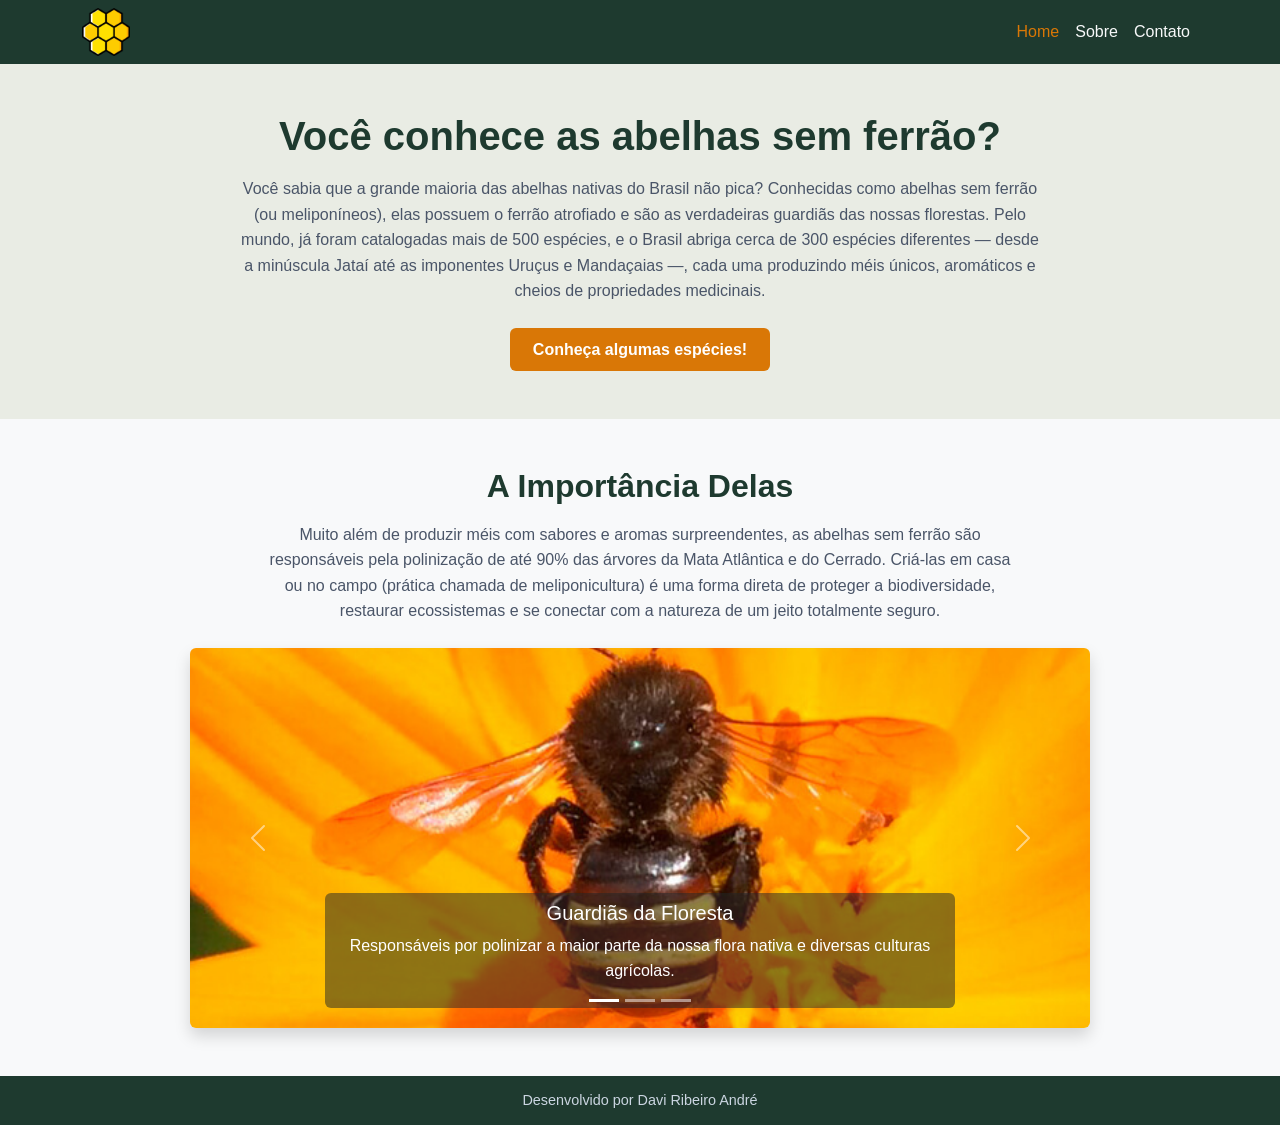
<file: index.html>
<!DOCTYPE html>
<html lang="pt-br">

<head>
    <meta charset="UTF-8">
    <meta name="viewport" content="width=device-width, initial-scale=1.0">
    <title>Abelhas Nativas - Home</title>
    <link rel="icon" href="img/logo.png">
    <link href="https://cdn.jsdelivr.net/npm/bootstrap@5.3.3/dist/css/bootstrap.min.css" rel="stylesheet">
    <link rel="stylesheet" href="style.css">
</head>

<body>
    <header>
        <nav class="navbar navbar-expand-lg navbar-dark nav-custom">
            <div class="container">
                <a class="navbar-brand logo" href="index.html">
                    <img src="img/logo.png" alt="Logo Abelhas Nativas">
                </a>
                <button class="navbar-toggler" type="button" data-bs-toggle="collapse" data-bs-target="#menuNavbar" aria-controls="menuNavbar" aria-expanded="false" aria-label="Alternar navegação">
                    <span class="navbar-toggler-icon"></span>
                </button>
                <div class="collapse navbar-collapse" id="menuNavbar">
                    <ul class="navbar-nav ms-auto mb-2 mb-lg-0">
                        <li class="nav-item">
                            <a class="nav-link active" aria-current="page" href="index.html">Home</a>
                        </li>
                        <li class="nav-item">
                            <a class="nav-link" href="sobre.html">Sobre</a>
                        </li>
                        <li class="nav-item">
                            <a class="nav-link" href="contato.html">Contato</a>
                        </li>
                    </ul>
                </div>
            </div>
        </nav>
    </header>

    <main>
        <section class="hero py-5">
            <article class="container text-center">
                <h1 class="titulo mb-3">Você conhece as abelhas sem ferrão?</h1>
                <p class="texto-base mx-auto mb-4">
                    Você sabia que a grande maioria das abelhas nativas do Brasil não pica? 
                    Conhecidas como abelhas sem ferrão (ou meliponíneos), elas possuem o ferrão atrofiado 
                    e são as verdadeiras guardiãs das nossas florestas. Pelo mundo, já foram catalogadas 
                    mais de 500 espécies, e o Brasil abriga cerca de 300 espécies diferentes — desde a minúscula 
                    Jataí até as imponentes Uruçus e Mandaçaias —, cada uma produzindo méis únicos, aromáticos 
                    e cheios de propriedades medicinais.
                </p>
                <a href="sobre.html" class="btn btn-custom">Conheça algumas espécies!</a>
            </article>
        </section>

        <section class="container my-5">
            <h2 class="subtitulo text-center mb-3">A Importância Delas</h2>
            <p class="texto-intro text-center mb-4 mx-auto">
                Muito além de produzir méis com sabores e aromas surpreendentes, as abelhas sem ferrão são 
                responsáveis pela polinização de até 90% das árvores da Mata Atlântica e do Cerrado. Criá-las 
                em casa ou no campo (prática chamada de meliponicultura) é uma forma direta de proteger a biodiversidade, 
                restaurar ecossistemas e se conectar com a natureza de um jeito totalmente seguro.
            </p>

            <div id="carroselAbelhas" class="carousel slide shadow rounded overflow-hidden mx-auto" style="max-width: 900px;" data-bs-ride="carousel">
                <div class="carousel-indicators">
                    <button type="button" data-bs-target="#carroselAbelhas" data-bs-slide-to="0" class="active" aria-current="true" aria-label="Slide 1"></button>
                    <button type="button" data-bs-target="#carroselAbelhas" data-bs-slide-to="1" aria-label="Slide 2"></button>
                    <button type="button" data-bs-target="#carroselAbelhas" data-bs-slide-to="2" aria-label="Slide 3"></button>
                </div>
                <div class="carousel-inner">
                    <div class="carousel-item active">
                        <img src="img/abelha.png" class="d-block w-100 carousel-img" alt="Guardiãs da Floresta">
                        <div class="carousel-caption d-none d-md-block bg-dark bg-opacity-50 rounded p-2">
                            <h5>Guardiãs da Floresta</h5>
                            <p>Responsáveis por polinizar a maior parte da nossa flora nativa e diversas culturas agrícolas.</p>
                        </div>
                    </div>
                    <div class="carousel-item">
                        <img src="img/meliponario.png" class="d-block w-100 carousel-img" alt="Vizinhas Perfeitas">
                        <div class="carousel-caption d-none d-md-block bg-dark bg-opacity-50 rounded p-2">
                            <h5>Vizinhas Perfeitas</h5>
                            <p>Como não ferroam, podem ser criadas com total segurança em jardins e quintais.</p>
                        </div>
                    </div>
                    <div class="carousel-item">
                        <img src="img/ouro.png" class="d-block w-100 carousel-img" alt="Ouro Líquido e Único">
                        <div class="carousel-caption d-none d-md-block bg-dark bg-opacity-50 rounded p-2">
                            <h5>Ouro Líquido e Único</h5>
                            <p>Produzem méis raros, mais líquidos e menos açucarados, com potentes propriedades antimicrobianas.</p>
                        </div>
                    </div>
                </div>
                <button class="carousel-control-prev" type="button" data-bs-target="#carroselAbelhas" data-bs-slide="prev">
                    <span class="carousel-control-prev-icon" aria-hidden="true"></span>
                    <span class="visually-hidden">Anterior</span>
                </button>
                <button class="carousel-control-next" type="button" data-bs-target="#carroselAbelhas" data-bs-slide="next">
                    <span class="carousel-control-next-icon" aria-hidden="true"></span>
                    <span class="visually-hidden">Próximo</span>
                </button>
            </div>
        </section>
    </main>

    <footer class="text-center py-3 mt-auto">
        <div class="container">
            <h6 class="mb-0">Desenvolvido por Davi Ribeiro André</h6>
        </div>
    </footer>

    <script src="https://cdn.jsdelivr.net/npm/bootstrap@5.3.3/dist/js/bootstrap.bundle.min.js"></script>
</body>

</html>
</file>
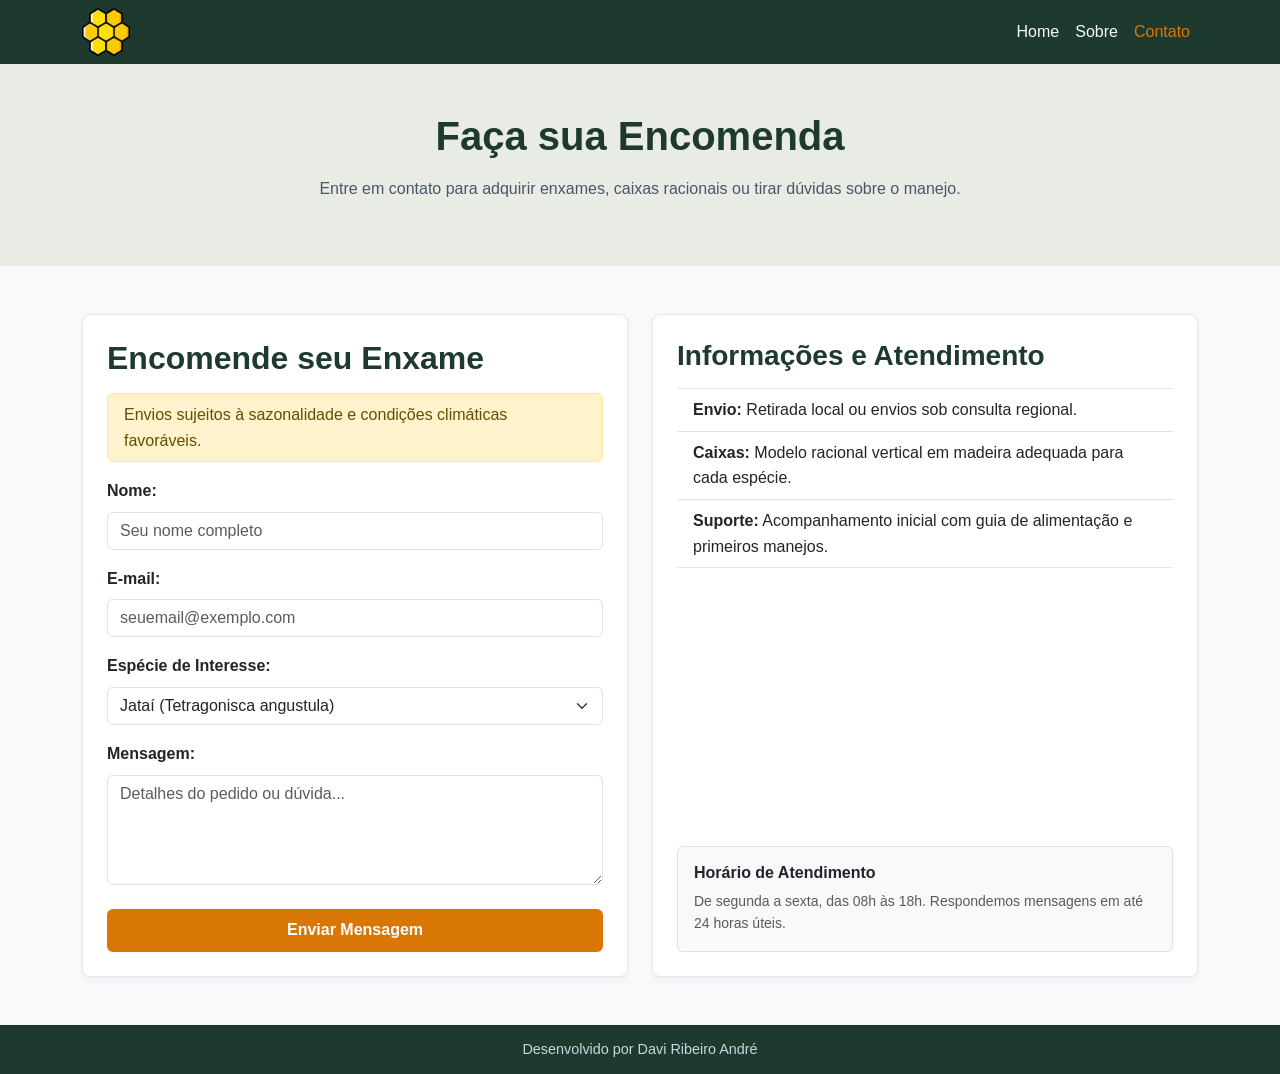
<file: contato.html>
<!DOCTYPE html>
<html lang="pt-br">

<head>
    <meta charset="UTF-8">
    <meta name="viewport" content="width=device-width, initial-scale=1.0">
    <title>Abelhas Nativas - Contato</title>
    <link rel="icon" href="img/logo.png">
    <link href="https://cdn.jsdelivr.net/npm/bootstrap@5.3.3/dist/css/bootstrap.min.css" rel="stylesheet">
    <link rel="stylesheet" href="style.css">
</head>

<body>
    <header>
        <nav class="navbar navbar-expand-lg navbar-dark nav-custom">
            <div class="container">
                <a class="navbar-brand logo" href="index.html">
                    <img src="img/logo.png" alt="Logo Abelhas Nativas">
                </a>
                <button class="navbar-toggler" type="button" data-bs-toggle="collapse" data-bs-target="#menuNavbar" aria-controls="menuNavbar" aria-expanded="false" aria-label="Alternar navegação">
                    <span class="navbar-toggler-icon"></span>
                </button>
                <div class="collapse navbar-collapse" id="menuNavbar">
                    <ul class="navbar-nav ms-auto mb-2 mb-lg-0">
                        <li class="nav-item">
                            <a class="nav-link" href="index.html">Home</a>
                        </li>
                        <li class="nav-item">
                            <a class="nav-link" href="sobre.html">Sobre</a>
                        </li>
                        <li class="nav-item">
                            <a class="nav-link active" aria-current="page" href="contato.html">Contato</a>
                        </li>
                    </ul>
                </div>
            </div>
        </nav>
    </header>

    <main>
        <section class="hero py-5">
            <article class="container text-center">
                <h1 class="titulo mb-3">Faça sua Encomenda</h1>
                <p class="texto-base mx-auto">Entre em contato para adquirir enxames, caixas racionais ou tirar dúvidas sobre o manejo.</p>
            </article>
        </section>

        <section class="container my-5">
            <div class="row g-4 align-items-stretch">
                <div class="col-12 col-lg-6">
                    <form class="card p-4 h-100 custom-card" action="#">
                        <h2 class="subtitulo mb-3">Encomende seu Enxame</h2>

                        <div class="alert alert-warning py-2 mb-3" role="alert">
                            Envios sujeitos à sazonalidade e condições climáticas favoráveis.
                        </div>
                        
                        <div class="mb-3">
                            <label for="nome" class="form-label fw-bold">Nome:</label>
                            <input type="text" class="form-control" id="nome" name="nome" placeholder="Seu nome completo" required>
                        </div>

                        <div class="mb-3">
                            <label for="email" class="form-label fw-bold">E-mail:</label>
                            <input type="email" class="form-control" id="email" name="email" placeholder="seuemail@exemplo.com" required>
                        </div>

                        <div class="mb-3">
                            <label for="especie" class="form-label fw-bold">Espécie de Interesse:</label>
                            <select class="form-select" id="especie" name="especie">
                                <option value="jatai">Jataí (Tetragonisca angustula)</option>
                                <option value="mandacaia">Mandaçaia (Melipona quadrifasciata)</option>
                                <option value="tubuna">Tubuna (Scaptotrigona bipunctata)</option>
                                <option value="mirim">Mirim (Plebeia droryana)</option>
                                <option value="bugia">Bugia (Melipona mondury)</option>
                                <option value="outra">Outras espécies / Dúvidas gerais</option>
                            </select>
                        </div>

                        <div class="mb-3">
                            <label for="mensagem" class="form-label fw-bold">Mensagem:</label>
                            <textarea class="form-control" id="mensagem" name="mensagem" rows="4" placeholder="Detalhes do pedido ou dúvida..."></textarea>
                        </div>

                        <button type="submit" class="btn btn-custom mt-2">Enviar Mensagem</button>
                    </form>
                </div>

                <div class="col-12 col-lg-6">
                    <aside class="card p-4 h-100 custom-card">
                        <h3 class="subtitulo mb-3">Informações e Atendimento</h3>
                        <ul class="list-group list-group-flush mb-4">
                            <li class="list-group-item bg-transparent">
                                <strong>Envio:</strong> Retirada local ou envios sob consulta regional.
                            </li>
                            <li class="list-group-item bg-transparent">
                                <strong>Caixas:</strong> Modelo racional vertical em madeira adequada para cada espécie.
                            </li>
                            <li class="list-group-item bg-transparent">
                                <strong>Suporte:</strong> Acompanhamento inicial com guia de alimentação e primeiros manejos.
                            </li>
                        </ul>
                        <div class="mt-auto p-3 rounded bg-light border">
                            <h4 class="h6 fw-bold mb-2">Horário de Atendimento</h4>
                            <p class="small text-muted mb-0">De segunda a sexta, das 08h às 18h. Respondemos mensagens em até 24 horas úteis.</p>
                        </div>
                    </aside>
                </div>
            </div>
        </section>
    </main>

    <footer class="text-center py-3 mt-auto">
        <div class="container">
            <h6 class="mb-0">Desenvolvido por Davi Ribeiro André</h6>
        </div>
    </footer>

    <script src="https://cdn.jsdelivr.net/npm/bootstrap@5.3.3/dist/js/bootstrap.bundle.min.js"></script>
</body>

</html>
</file>
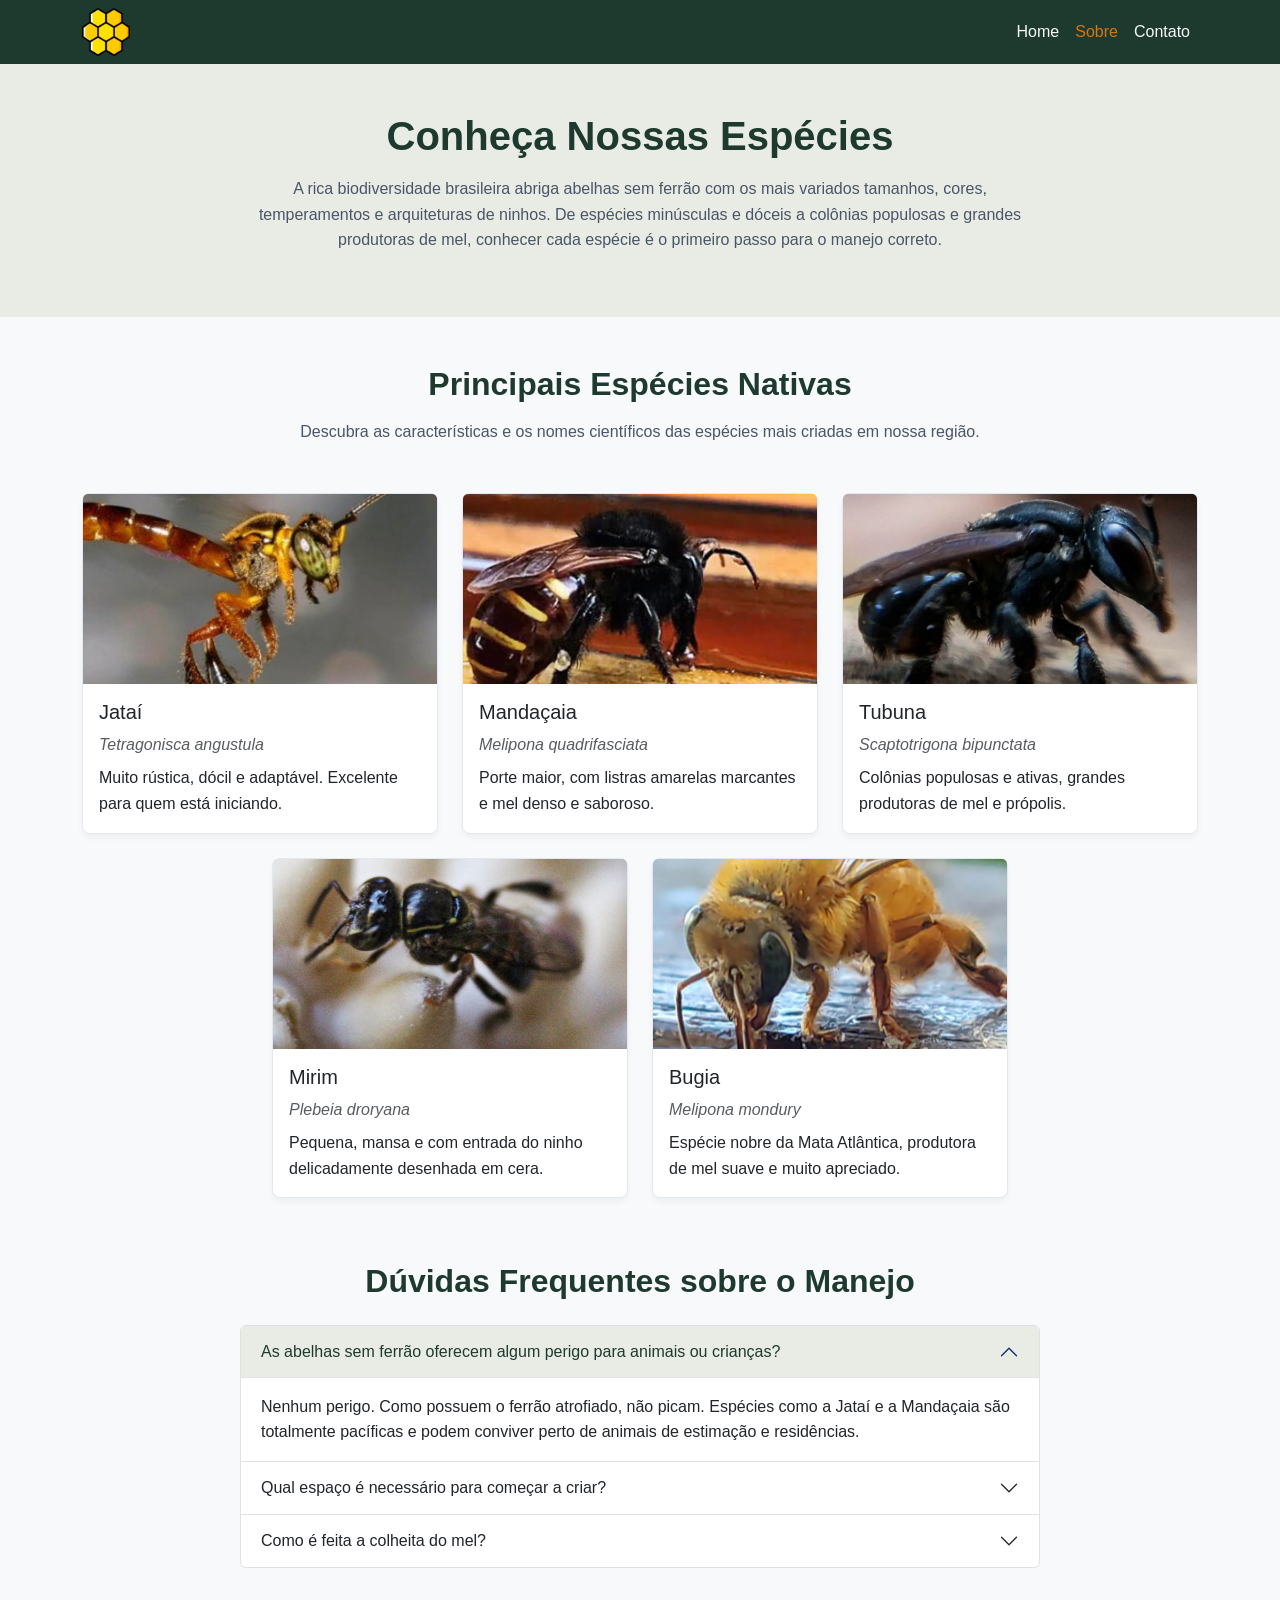
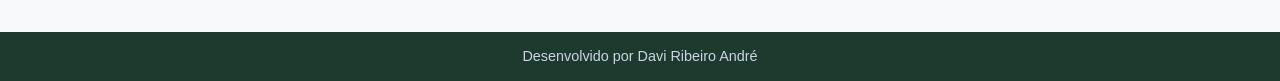
<file: sobre.html>
<!DOCTYPE html>
<html lang="pt-br">

<head>
    <meta charset="UTF-8">
    <meta name="viewport" content="width=device-width, initial-scale=1.0">
    <title>Abelhas Nativas - Sobre as Espécies</title>
    <link rel="icon" href="img/logo.png">
    <link href="https://cdn.jsdelivr.net/npm/bootstrap@5.3.3/dist/css/bootstrap.min.css" rel="stylesheet">
    <link rel="stylesheet" href="style.css">
</head>

<body>
    <header>
        <nav class="navbar navbar-expand-lg navbar-dark nav-custom">
            <div class="container">
                <a class="navbar-brand logo" href="index.html">
                    <img src="img/logo.png" alt="Logo Abelhas Nativas">
                </a>
                <button class="navbar-toggler" type="button" data-bs-toggle="collapse" data-bs-target="#menuNavbar" aria-controls="menuNavbar" aria-expanded="false" aria-label="Alternar navegação">
                    <span class="navbar-toggler-icon"></span>
                </button>
                <div class="collapse navbar-collapse" id="menuNavbar">
                    <ul class="navbar-nav ms-auto mb-2 mb-lg-0">
                        <li class="nav-item">
                            <a class="nav-link" href="index.html">Home</a>
                        </li>
                        <li class="nav-item">
                            <a class="nav-link active" aria-current="page" href="sobre.html">Sobre</a>
                        </li>
                        <li class="nav-item">
                            <a class="nav-link" href="contato.html">Contato</a>
                        </li>
                    </ul>
                </div>
            </div>
        </nav>
    </header>

    <main>
        <section class="hero py-5">
            <article class="container text-center">
                <h1 class="titulo mb-3">Conheça Nossas Espécies</h1>
                <p class="texto-base mx-auto">
                    A rica biodiversidade brasileira abriga abelhas sem ferrão com os mais variados tamanhos, cores, temperamentos e arquiteturas de ninhos. De espécies minúsculas e dóceis a colônias populosas e grandes produtoras de mel, conhecer cada espécie é o primeiro passo para o manejo correto.
                </p>
            </article>
        </section>

        <section class="container my-5">
            <h2 class="subtitulo text-center mb-3">Principais Espécies Nativas</h2>
            <p class="texto-intro text-center mb-5 mx-auto">Descubra as características e os nomes científicos das espécies mais criadas em nossa região.</p>

            <div class="row g-4 justify-content-center">
                <div class="col-12 col-md-6 col-lg-4">
                    <div class="card h-100 custom-card">
                        <img src="img/jatai.png" class="card-img-top card-img-fit" alt="Abelha Jataí">
                        <div class="card-body">
                            <h3 class="h5 card-title">Jataí</h3>
                            <p class="text-muted fst-italic mb-2">Tetragonisca angustula</p>
                            <p class="card-text">Muito rústica, dócil e adaptável. Excelente para quem está iniciando.</p>
                        </div>
                    </div>
                </div>
                <div class="col-12 col-md-6 col-lg-4">
                    <div class="card h-100 custom-card">
                        <img src="img/mandacaia.png" class="card-img-top card-img-fit" alt="Abelha Mandaçaia">
                        <div class="card-body">
                            <h3 class="h5 card-title">Mandaçaia</h3>
                            <p class="text-muted fst-italic mb-2">Melipona quadrifasciata</p>
                            <p class="card-text">Porte maior, com listras amarelas marcantes e mel denso e saboroso.</p>
                        </div>
                    </div>
                </div>
                <div class="col-12 col-md-6 col-lg-4">
                    <div class="card h-100 custom-card">
                        <img src="img/tubuna.png" class="card-img-top card-img-fit" alt="Abelha Tubuna">
                        <div class="card-body">
                            <h3 class="h5 card-title">Tubuna</h3>
                            <p class="text-muted fst-italic mb-2">Scaptotrigona bipunctata</p>
                            <p class="card-text">Colônias populosas e ativas, grandes produtoras de mel e própolis.</p>
                        </div>
                    </div>
                </div>
                <div class="col-12 col-md-6 col-lg-4">
                    <div class="card h-100 custom-card">
                        <img src="img/mirim.png" class="card-img-top card-img-fit" alt="Abelha Mirim">
                        <div class="card-body">
                            <h3 class="h5 card-title">Mirim</h3>
                            <p class="text-muted fst-italic mb-2">Plebeia droryana</p>
                            <p class="card-text">Pequena, mansa e com entrada do ninho delicadamente desenhada em cera.</p>
                        </div>
                    </div>
                </div>
                <div class="col-12 col-md-6 col-lg-4">
                    <div class="card h-100 custom-card">
                        <img src="img/bugia.png" class="card-img-top card-img-fit" alt="Abelha Bugia">
                        <div class="card-body">
                            <h3 class="h5 card-title">Bugia</h3>
                            <p class="text-muted fst-italic mb-2">Melipona mondury</p>
                            <p class="card-text">Espécie nobre da Mata Atlântica, produtora de mel suave e muito apreciado.</p>
                        </div>
                    </div>
                </div>
            </div>
        </section>

        <section class="container my-5 py-3">
            <h2 class="subtitulo text-center mb-4">Dúvidas Frequentes sobre o Manejo</h2>
            <div class="accordion accordion-custom mx-auto" id="accordionDuvidas">
                <div class="accordion-item">
                    <h3 class="accordion-header" id="cabecalhoUm">
                        <button class="accordion-button" type="button" data-bs-toggle="collapse" data-bs-target="#colapsoUm" aria-expanded="true" aria-controls="colapsoUm">
                            As abelhas sem ferrão oferecem algum perigo para animais ou crianças?
                        </button>
                    </h3>
                    <div id="colapsoUm" class="accordion-collapse collapse show" aria-labelledby="cabecalhoUm" data-bs-parent="#accordionDuvidas">
                        <div class="accordion-body">
                            Nenhum perigo. Como possuem o ferrão atrofiado, não picam. Espécies como a Jataí e a Mandaçaia são totalmente pacíficas e podem conviver perto de animais de estimação e residências.
                        </div>
                    </div>
                </div>
                <div class="accordion-item">
                    <h3 class="accordion-header" id="cabecalhoDois">
                        <button class="accordion-button collapsed" type="button" data-bs-toggle="collapse" data-bs-target="#colapsoDois" aria-expanded="false" aria-controls="colapsoDois">
                            Qual espaço é necessário para começar a criar?
                        </button>
                    </h3>
                    <div id="colapsoDois" class="accordion-collapse collapse" aria-labelledby="cabecalhoDois" data-bs-parent="#accordionDuvidas">
                        <div class="accordion-body">
                            Uma pequena varanda, quintal ou suporte de parede protegido do sol forte e da chuva direta já é suficiente para instalar uma caixa racional.
                        </div>
                    </div>
                </div>
                <div class="accordion-item">
                    <h3 class="accordion-header" id="cabecalhoTres">
                        <button class="accordion-button collapsed" type="button" data-bs-toggle="collapse" data-bs-target="#colapsoTres" aria-expanded="false" aria-controls="colapsoTres">
                            Como é feita a colheita do mel?
                        </button>
                    </h3>
                    <div id="colapsoTres" class="accordion-collapse collapse" aria-labelledby="cabecalhoTres" data-bs-parent="#accordionDuvidas">
                        <div class="accordion-body">
                            A colheita é feita utilizando seringas esterilizadas ou sugadores próprios através da melgueira superior da caixa racional, mantendo o ninho intacto e seguro.
                        </div>
                    </div>
                </div>
            </div>
        </section>
    </main>

    <footer class="text-center py-3 mt-auto">
        <div class="container">
            <h6 class="mb-0">Desenvolvido por Davi Ribeiro André</h6>
        </div>
    </footer>

    <script src="https://cdn.jsdelivr.net/npm/bootstrap@5.3.3/dist/js/bootstrap.bundle.min.js"></script>
</body>

</html>
</file>
<file: style.css>
:root {
    --bg-main: #f8f9fa;
    --text-color: #2b2d42;
    --header-bg: #1e3a2f;
    --accent-color: #d97706;
    --accent-hover: #b45309;
    --card-bg: #ffffff;
    --hero-bg: #e9ece4;
    --border-color: #e2e8f0;
}

* {
    box-sizing: border-box;
}

body {
    font-family: 'Segoe UI', Tahoma, Geneva, Verdana, sans-serif;
    background-color: var(--bg-main);
    color: var(--text-color);
    line-height: 1.6;
    min-height: 100vh;
    display: flex;
    flex-direction: column;
}

.nav-custom {
    background-color: var(--header-bg);
}

.logo {
    height: 48px;
    padding: 0;
}

.logo img {
    height: 100%;
    width: auto;
    object-fit: contain;
}

.nav-custom .nav-link {
    color: #f8f9fa;
    font-weight: 500;
    transition: color 0.2s ease;
}

.nav-custom .nav-link:hover,
.nav-custom .nav-link.active {
    color: var(--accent-color) !important;
}

.carousel-img {
    height: 380px;
    object-fit: cover;
}

@media (max-width: 768px) {
    .carousel-img {
        height: 220px;
    }
}

.hero {
    background-color: var(--hero-bg);
}

.titulo {
    color: var(--header-bg);
    font-weight: 700;
}

.subtitulo {
    color: var(--header-bg);
    font-weight: 600;
}

.texto-base {
    color: #4a5568;
    max-width: 800px;
}

.texto-intro {
    color: #4a5568;
    max-width: 760px;
}

.btn-custom {
    background-color: var(--accent-color);
    color: #ffffff;
    border: none;
    font-weight: 600;
    padding: 0.6rem 1.4rem;
    transition: background-color 0.2s ease;
}

.btn-custom:hover,
.btn-custom:focus {
    background-color: var(--accent-hover);
    color: #ffffff;
}

.custom-card {
    background-color: var(--card-bg);
    border: 1px solid var(--border-color);
    border-radius: 8px;
    box-shadow: 0 4px 6px rgba(0, 0, 0, 0.04);
    transition: transform 0.2s ease, box-shadow 0.2s ease;
}

.custom-card:hover {
    transform: translateY(-4px);
    box-shadow: 0 10px 15px rgba(0, 0, 0, 0.08);
}

.card-img-fit {
    height: 190px;
    object-fit: cover;
}

.accordion-custom {
    max-width: 800px;
}

.accordion-custom .accordion-button:not(.collapsed) {
    color: var(--header-bg);
    background-color: var(--hero-bg);
}

.accordion-custom .accordion-button:focus {
    border-color: var(--accent-color);
    box-shadow: 0 0 0 0.25rem rgba(217, 119, 6, 0.25);
}

.form-control:focus,
.form-select:focus {
    border-color: var(--accent-color);
    box-shadow: 0 0 0 0.25rem rgba(217, 119, 6, 0.25);
}

footer {
    background-color: var(--header-bg);
    color: #cbd5e1;
}

footer h6 {
    font-size: 0.9rem;
    font-weight: 400;
}
</file>
